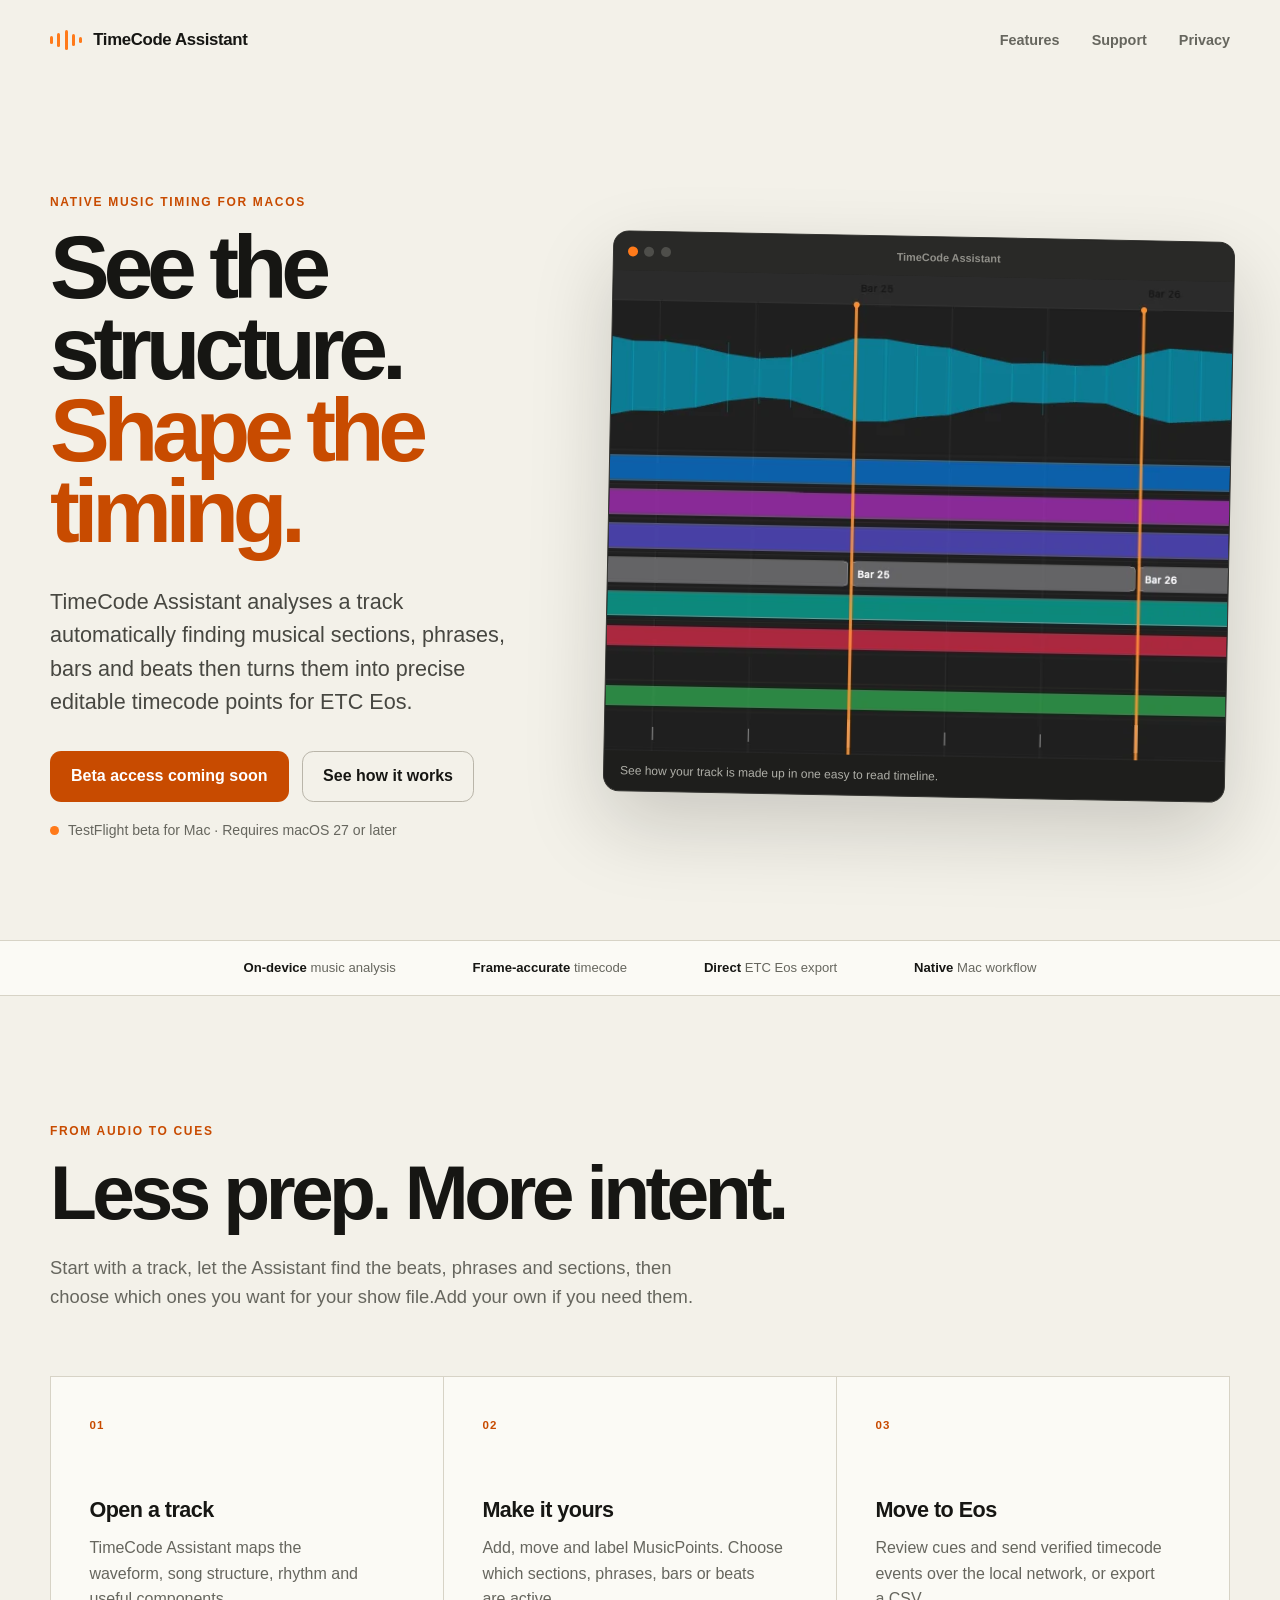
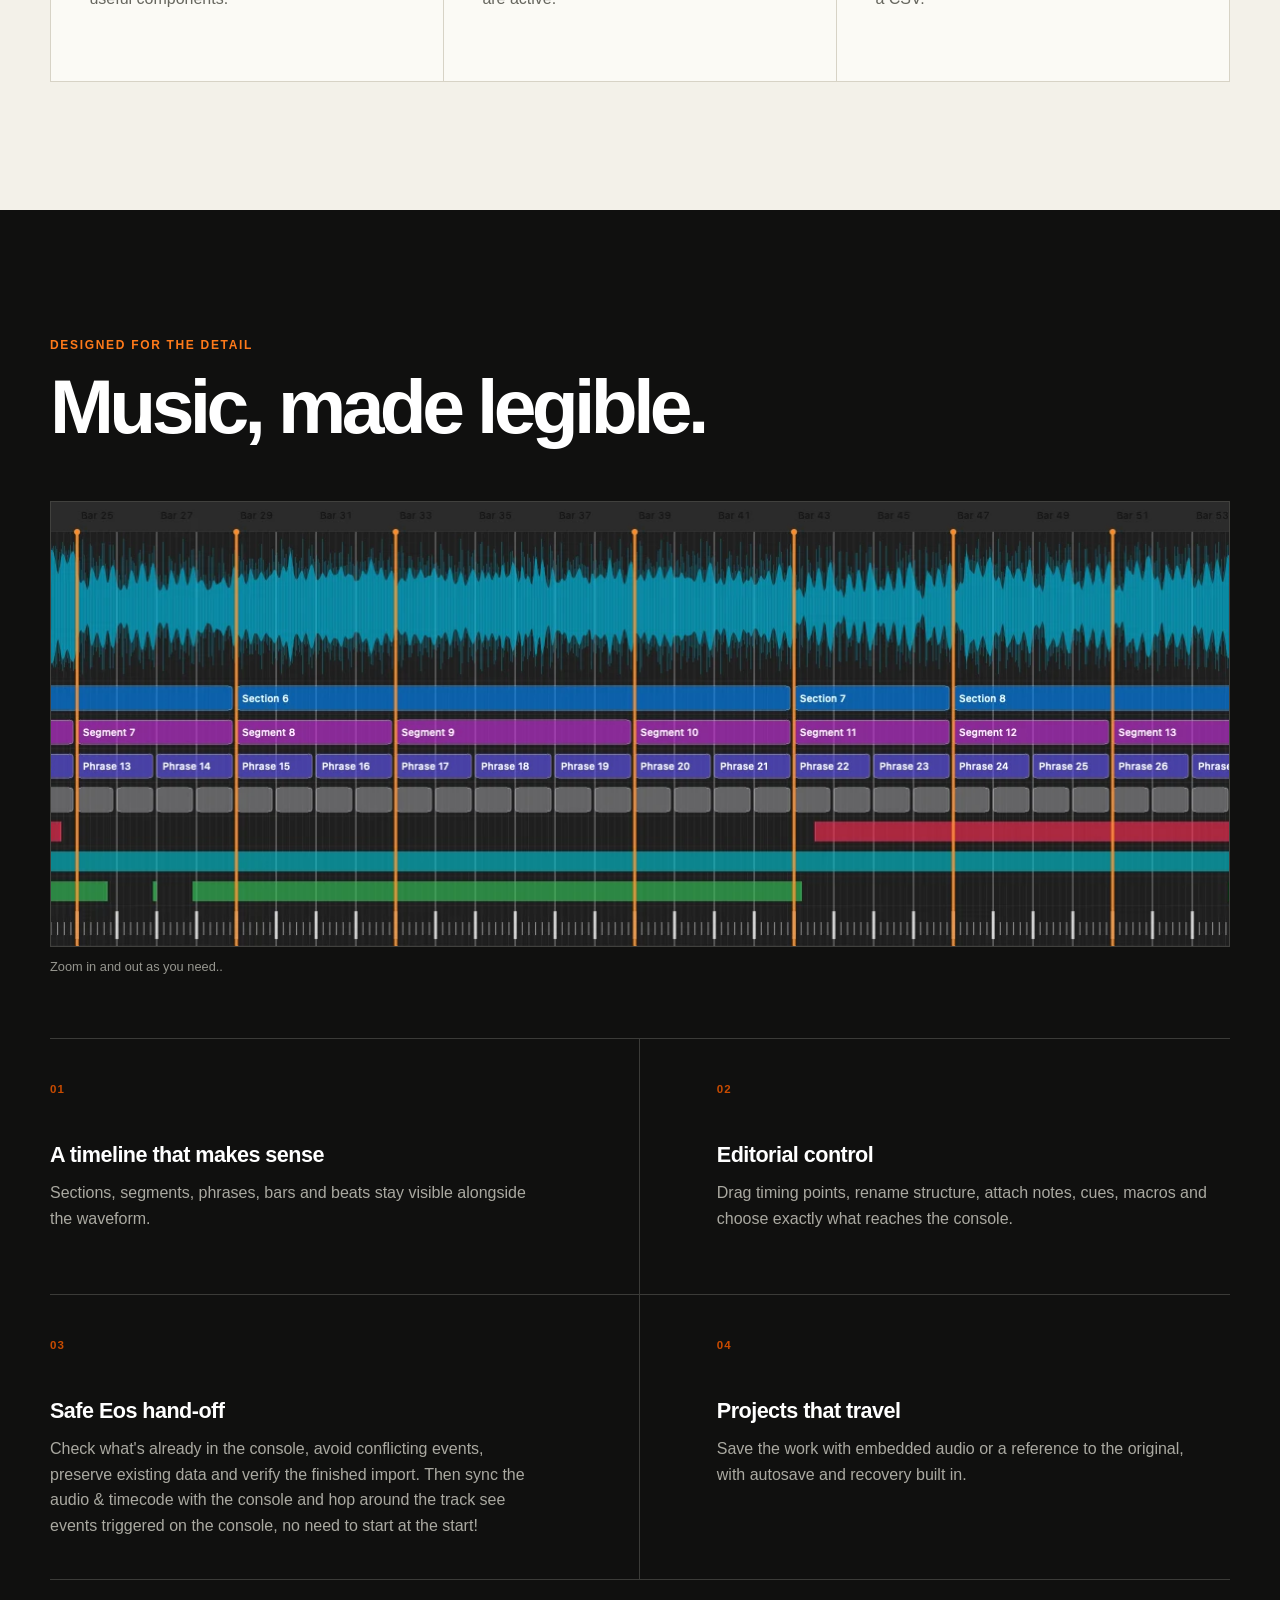
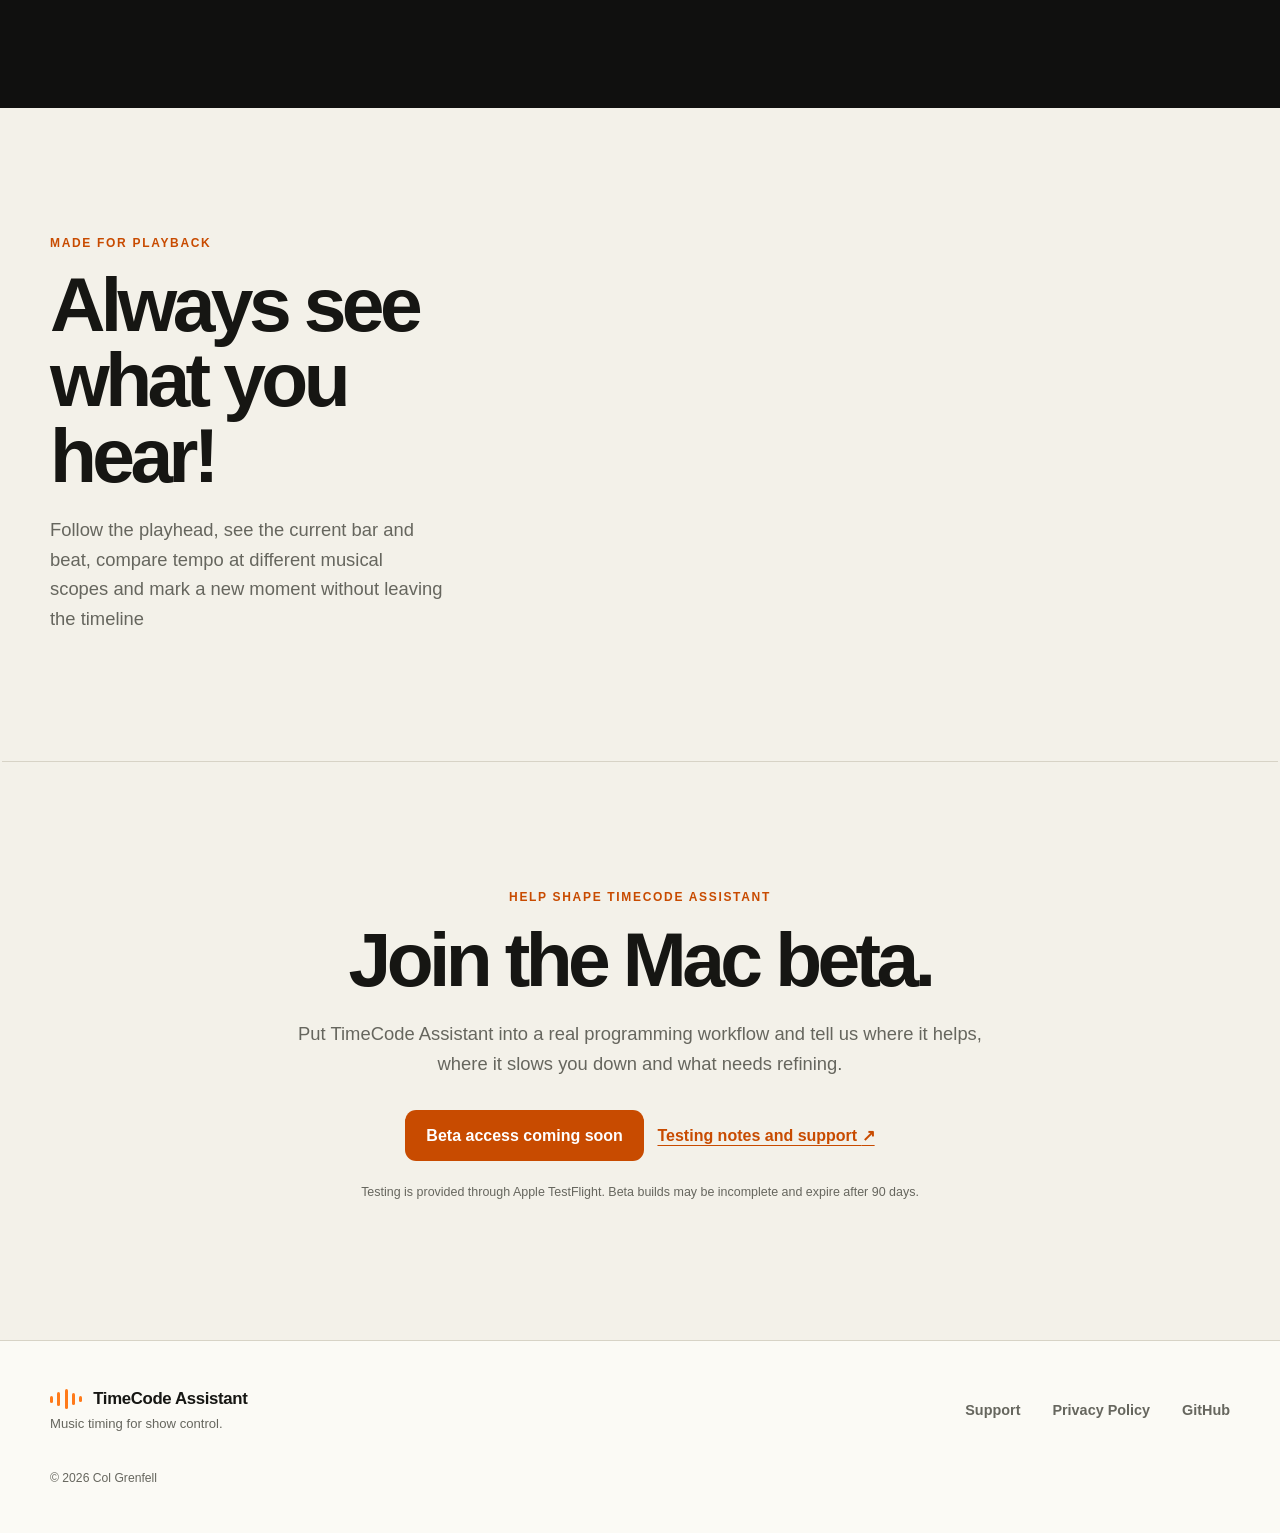
<file: index.html>
<!doctype html>
<html lang="en-GB">
<head>
  <meta charset="utf-8">
  <meta name="viewport" content="width=device-width, initial-scale=1">
  <meta name="theme-color" content="#10100f">
  <meta name="description" content="TimeCode Assistant turns music into precise, editable show-control timings for ETC Eos.">
  <meta property="og:title" content="TimeCode Assistant for Mac">
  <meta property="og:description" content="See the structure. Shape the timing. Send it to Eos.">
  <meta property="og:type" content="website">
  <title>TimeCode Assistant — Music to show control</title>
  <link rel="icon" href="assets/icon.svg" type="image/svg+xml">
  <link rel="stylesheet" href="styles.css">
  <script src="site-config.js" defer></script>
  <script src="site.js" defer></script>
</head>
<body>
  <a class="skip-link" href="#main">Skip to content</a>
  <header class="site-header">
    <a class="brand" href="./" aria-label="TimeCode Assistant home">
      <span class="brand-mark" aria-hidden="true"><i></i><i></i><i></i><i></i><i></i></span>
      <span>TimeCode Assistant</span>
    </a>
    <nav aria-label="Main navigation">
      <a href="#features">Features</a>
      <a href="support.html">Support</a>
      <a href="privacy.html">Privacy</a>
    </nav>
  </header>

  <main id="main">
    <section class="hero section-shell">
      <div class="hero-copy">
        <p class="eyebrow">Native music timing for macOS</p>
        <h1>See the structure.<br><span>Shape the timing.</span></h1>
        <p class="hero-intro">TimeCode Assistant analyses a track automatically finding musical sections, phrases, bars and beats then turns them into precise editable timecode points for ETC Eos.</p>
        <div class="actions">
          <a class="button primary" data-testflight-link href="#beta" aria-describedby="beta-status">Beta access coming soon</a>
          <a class="button secondary" href="#how-it-works">See how it works</a>
        </div>
        <p class="availability" id="beta-status"><span aria-hidden="true"></span> TestFlight beta for Mac · Requires macOS 27 or later</p>
      </div>

      <figure class="hero-product">
        <div class="window-bar" aria-hidden="true"><span></span><span></span><span></span><b>TimeCode Assistant</b></div>
        <img src="assets/timeline-detail.webp" width="2048" height="480" alt="TimeCode Assistant timeline showing a waveform with section, segment, phrase, bar, signature and activity lanes">
        <figcaption>See how your track is made up in one easy to read timeline.</figcaption>
      </figure>
    </section>

    <section class="proof-strip" aria-label="Key capabilities">
      <p><strong>On-device</strong> music analysis</p>
      <p><strong>Frame-accurate</strong> timecode</p>
      <p><strong>Direct</strong> ETC Eos export</p>
      <p><strong>Native</strong> Mac workflow</p>
    </section>

    <section class="section-shell story" id="how-it-works">
      <div class="section-heading">
        <p class="eyebrow">From audio to cues</p>
        <h2>Less prep. More intent.</h2>
        <p>Start with a track, let the Assistant find the beats, phrases and sections, then choose which ones you want for your show file.Add your own if you need them.</p>
      </div>
      <ol class="steps">
        <li>
          <span>01</span>
          <h3>Open a track</h3>
          <p>TimeCode Assistant maps the waveform, song structure, rhythm and useful components.</p>
        </li>
        <li>
          <span>02</span>
          <h3>Make it yours</h3>
          <p>Add, move and label MusicPoints. Choose which sections, phrases, bars or beats are active.</p>
        </li>
        <li>
          <span>03</span>
          <h3>Move to Eos</h3>
          <p>Review cues and send verified timecode events over the local network, or export a CSV.</p>
        </li>
      </ol>
    </section>

    <section class="dark-panel" id="features">
      <div class="section-shell">
        <div class="section-heading light">
          <p class="eyebrow">Designed for the detail</p>
          <h2>Music, made legible.</h2>
        </div>
        <figure class="wide-shot">
          <img src="assets/timeline-overview.webp" width="3063" height="446" alt="Full-song TimeCode Assistant overview with a cyan waveform and colour-coded musical regions; only Section and Segment MusicPoints are active">
          <figcaption>Zoom in and out as you need..</figcaption>
        </figure>
        <div class="feature-grid">
          <article>
            <span class="feature-number">01</span>
            <h3>A timeline that makes sense</h3>
            <p>Sections, segments, phrases, bars and beats stay visible alongside the waveform.</p>
          </article>
          <article>
            <span class="feature-number">02</span>
            <h3>Editorial control</h3>
            <p>Drag timing points, rename structure, attach notes, cues, macros and choose exactly what reaches the console.</p>
          </article>
          <article>
            <span class="feature-number">03</span>
            <h3>Safe Eos hand-off</h3>
            <p>Check what's already in the console, avoid conflicting events, preserve existing data and verify the finished import. Then sync the audio & timecode with the console and hop around the track see events triggered on the console, no need to start at the start!</p>
          </article>
          <article>
            <span class="feature-number">04</span>
            <h3>Projects that travel</h3>
            <p>Save the work with embedded audio or a reference to the original, with autosave and recovery built in.</p>
          </article>
        </div>
      </div>
    </section>

    <section class="section-shell control-detail">
      <div class="control-copy">
        <p class="eyebrow">Made for playback</p>
        <h2>Always see what you hear!</h2>
        <p>Follow the playhead, see the current bar and beat, compare tempo at different musical scopes and mark a new moment without leaving the timeline</p>
      </div>
    </section>

    <section class="beta-callout section-shell" id="beta">
      <p class="eyebrow">Help shape TimeCode Assistant</p>
      <h2>Join the Mac beta.</h2>
      <p>Put TimeCode Assistant into a real programming workflow and tell us where it helps, where it slows you down and what needs refining.</p>
      <div class="actions centred">
        <a class="button primary" data-testflight-link href="https://testflight.apple.com/">Beta access coming soon</a>
        <a class="text-link" href="support.html">Testing notes and support <span aria-hidden="true">↗</span></a>
      </div>
      <p class="fine-print">Testing is provided through Apple TestFlight. Beta builds may be incomplete and expire after 90 days.</p>
    </section>
  </main>

  <footer>
    <div class="footer-inner">
      <div>
        <a class="brand" href="./"><span class="brand-mark" aria-hidden="true"><i></i><i></i><i></i><i></i><i></i></span><span>TimeCode Assistant</span></a>
        <p>Music timing for show control.</p>
      </div>
      <nav aria-label="Footer navigation">
        <a href="support.html">Support</a>
        <a href="privacy.html">Privacy Policy</a>
        <a href="https://github.com/ColGren/timecoder-beta">GitHub</a>
      </nav>
      <p class="copyright">© <span data-current-year>2026</span> Col Grenfell</p>
    </div>
  </footer>
</body>
</html>
</file>
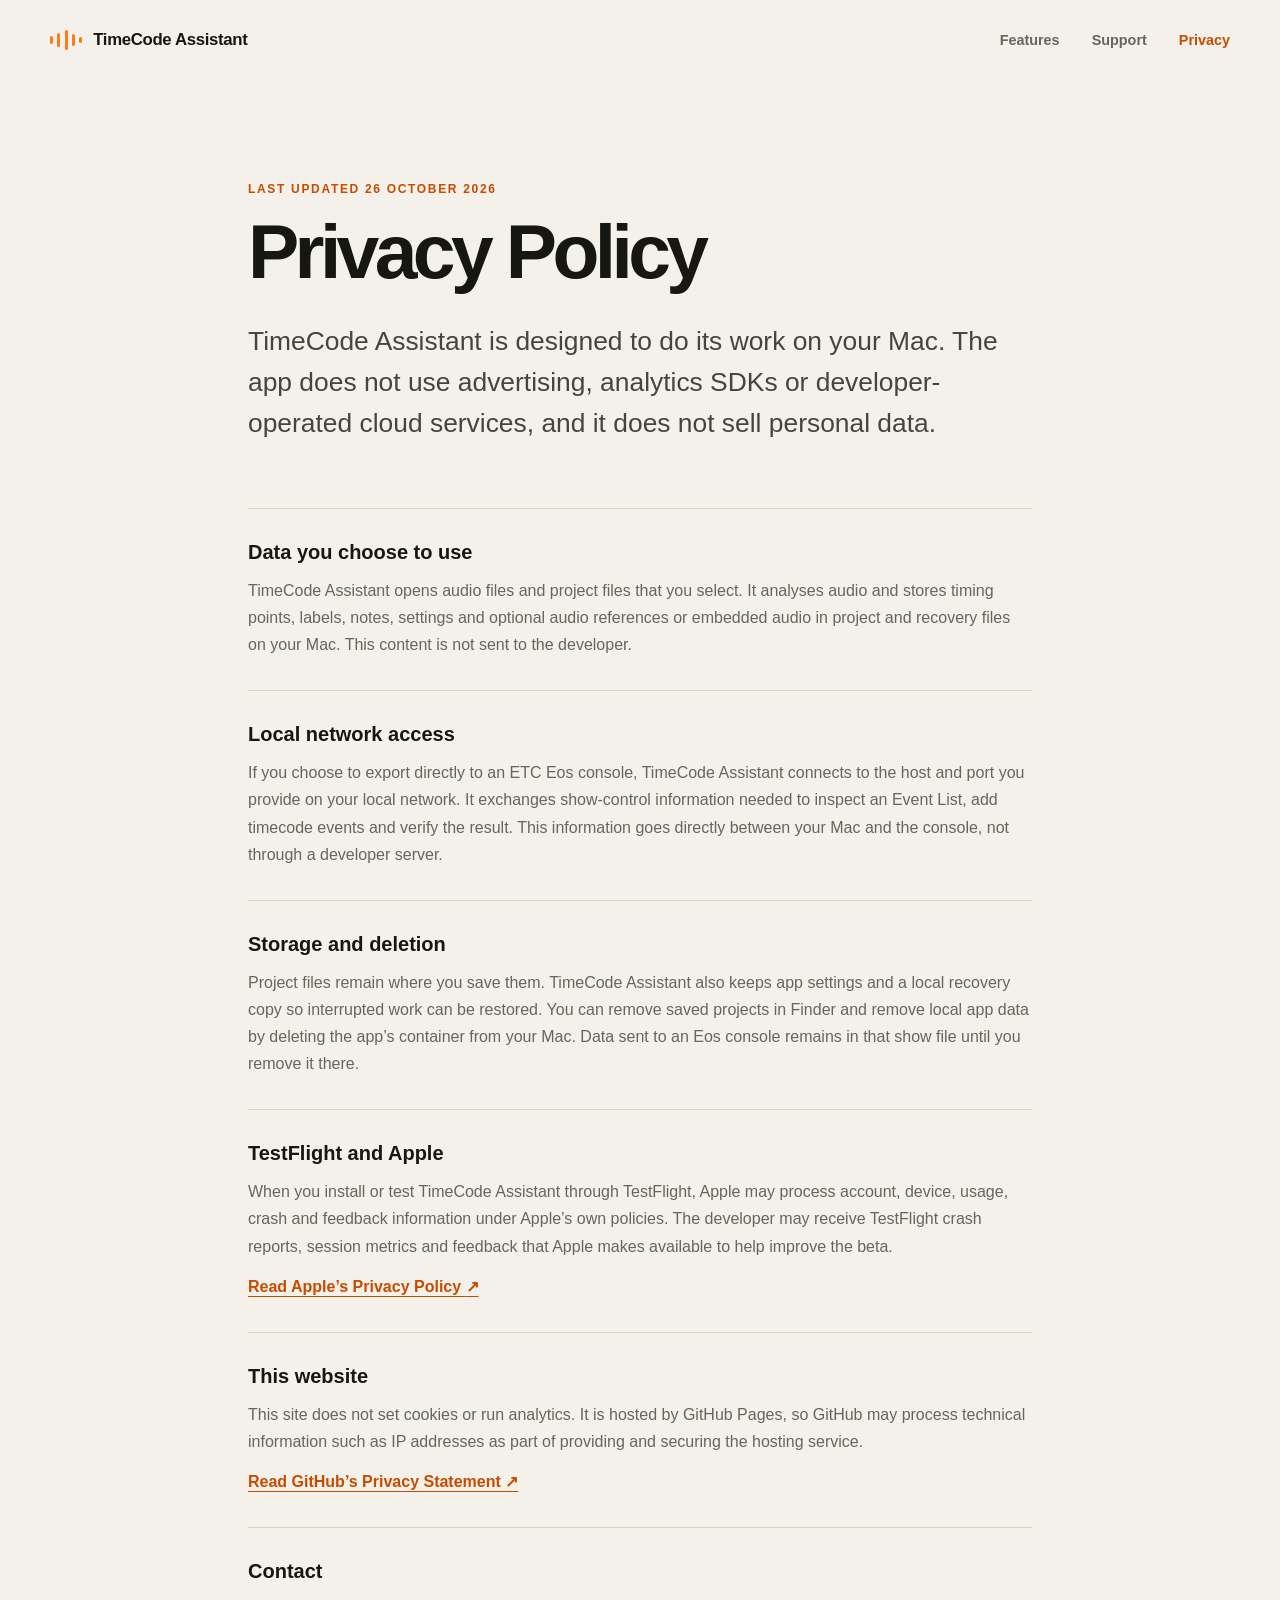
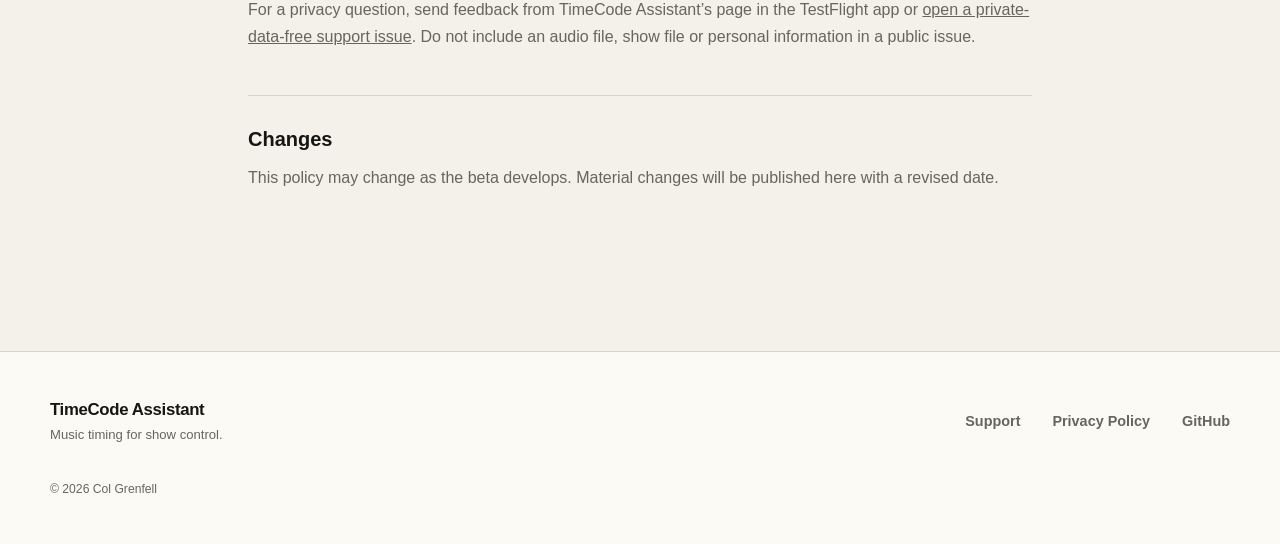
<file: privacy.html>
<!doctype html>
<html lang="en-GB">
<head>
  <meta charset="utf-8">
  <meta name="viewport" content="width=device-width, initial-scale=1">
  <meta name="theme-color" content="#10100f">
  <meta name="description" content="Privacy policy for the TimeCode Assistant macOS app and website.">
  <title>Privacy Policy — TimeCode Assistant</title>
  <link rel="icon" href="assets/icon.svg" type="image/svg+xml">
  <link rel="stylesheet" href="styles.css">
  <script src="site-config.js" defer></script>
  <script src="site.js" defer></script>
</head>
<body>
  <a class="skip-link" href="#main">Skip to content</a>
  <header class="site-header">
    <a class="brand" href="./" aria-label="TimeCode Assistant home"><span class="brand-mark" aria-hidden="true"><i></i><i></i><i></i><i></i><i></i></span><span>TimeCode Assistant</span></a>
    <nav aria-label="Main navigation"><a href="./#features">Features</a><a href="support.html">Support</a><a aria-current="page" href="privacy.html">Privacy</a></nav>
  </header>

  <main id="main" class="legal-page section-shell">
    <p class="eyebrow">Last updated 26 October 2026</p>
    <h1>Privacy Policy</h1>
    <p class="legal-intro">TimeCode Assistant is designed to do its work on your Mac. The app does not use advertising, analytics SDKs or developer-operated cloud services, and it does not sell personal data.</p>

    <section>
      <h2>Data you choose to use</h2>
      <p>TimeCode Assistant opens audio files and project files that you select. It analyses audio and stores timing points, labels, notes, settings and optional audio references or embedded audio in project and recovery files on your Mac. This content is not sent to the developer.</p>
    </section>
    <section>
      <h2>Local network access</h2>
      <p>If you choose to export directly to an ETC Eos console, TimeCode Assistant connects to the host and port you provide on your local network. It exchanges show-control information needed to inspect an Event List, add timecode events and verify the result. This information goes directly between your Mac and the console, not through a developer server.</p>
    </section>
    <section>
      <h2>Storage and deletion</h2>
      <p>Project files remain where you save them. TimeCode Assistant also keeps app settings and a local recovery copy so interrupted work can be restored. You can remove saved projects in Finder and remove local app data by deleting the app’s container from your Mac. Data sent to an Eos console remains in that show file until you remove it there.</p>
    </section>
    <section>
      <h2>TestFlight and Apple</h2>
      <p>When you install or test TimeCode Assistant through TestFlight, Apple may process account, device, usage, crash and feedback information under Apple’s own policies. The developer may receive TestFlight crash reports, session metrics and feedback that Apple makes available to help improve the beta.</p>
      <p><a class="text-link" href="https://www.apple.com/legal/privacy/">Read Apple’s Privacy Policy <span aria-hidden="true">↗</span></a></p>
    </section>
    <section>
      <h2>This website</h2>
      <p>This site does not set cookies or run analytics. It is hosted by GitHub Pages, so GitHub may process technical information such as IP addresses as part of providing and securing the hosting service.</p>
      <p><a class="text-link" href="https://docs.github.com/en/site-policy/privacy-policies/github-general-privacy-statement">Read GitHub’s Privacy Statement <span aria-hidden="true">↗</span></a></p>
    </section>
    <section>
      <h2>Contact</h2>
      <p>For a privacy question, send feedback from TimeCode Assistant’s page in the TestFlight app or <a href="https://github.com/ColGren/timecoder-beta/issues/new">open a private-data-free support issue</a>. Do not include an audio file, show file or personal information in a public issue.</p>
      <p data-email-contact hidden>Email: <a data-email-link></a></p>
    </section>
    <section>
      <h2>Changes</h2>
      <p>This policy may change as the beta develops. Material changes will be published here with a revised date.</p>
    </section>
  </main>

  <footer><div class="footer-inner"><div><a class="brand" href="./">TimeCode Assistant</a><p>Music timing for show control.</p></div><nav aria-label="Footer navigation"><a href="support.html">Support</a><a href="privacy.html">Privacy Policy</a><a href="https://github.com/ColGren/timecoder-beta">GitHub</a></nav><p class="copyright">© <span data-current-year>2026</span> Col Grenfell</p></div></footer>
</body>
</html>
</file>
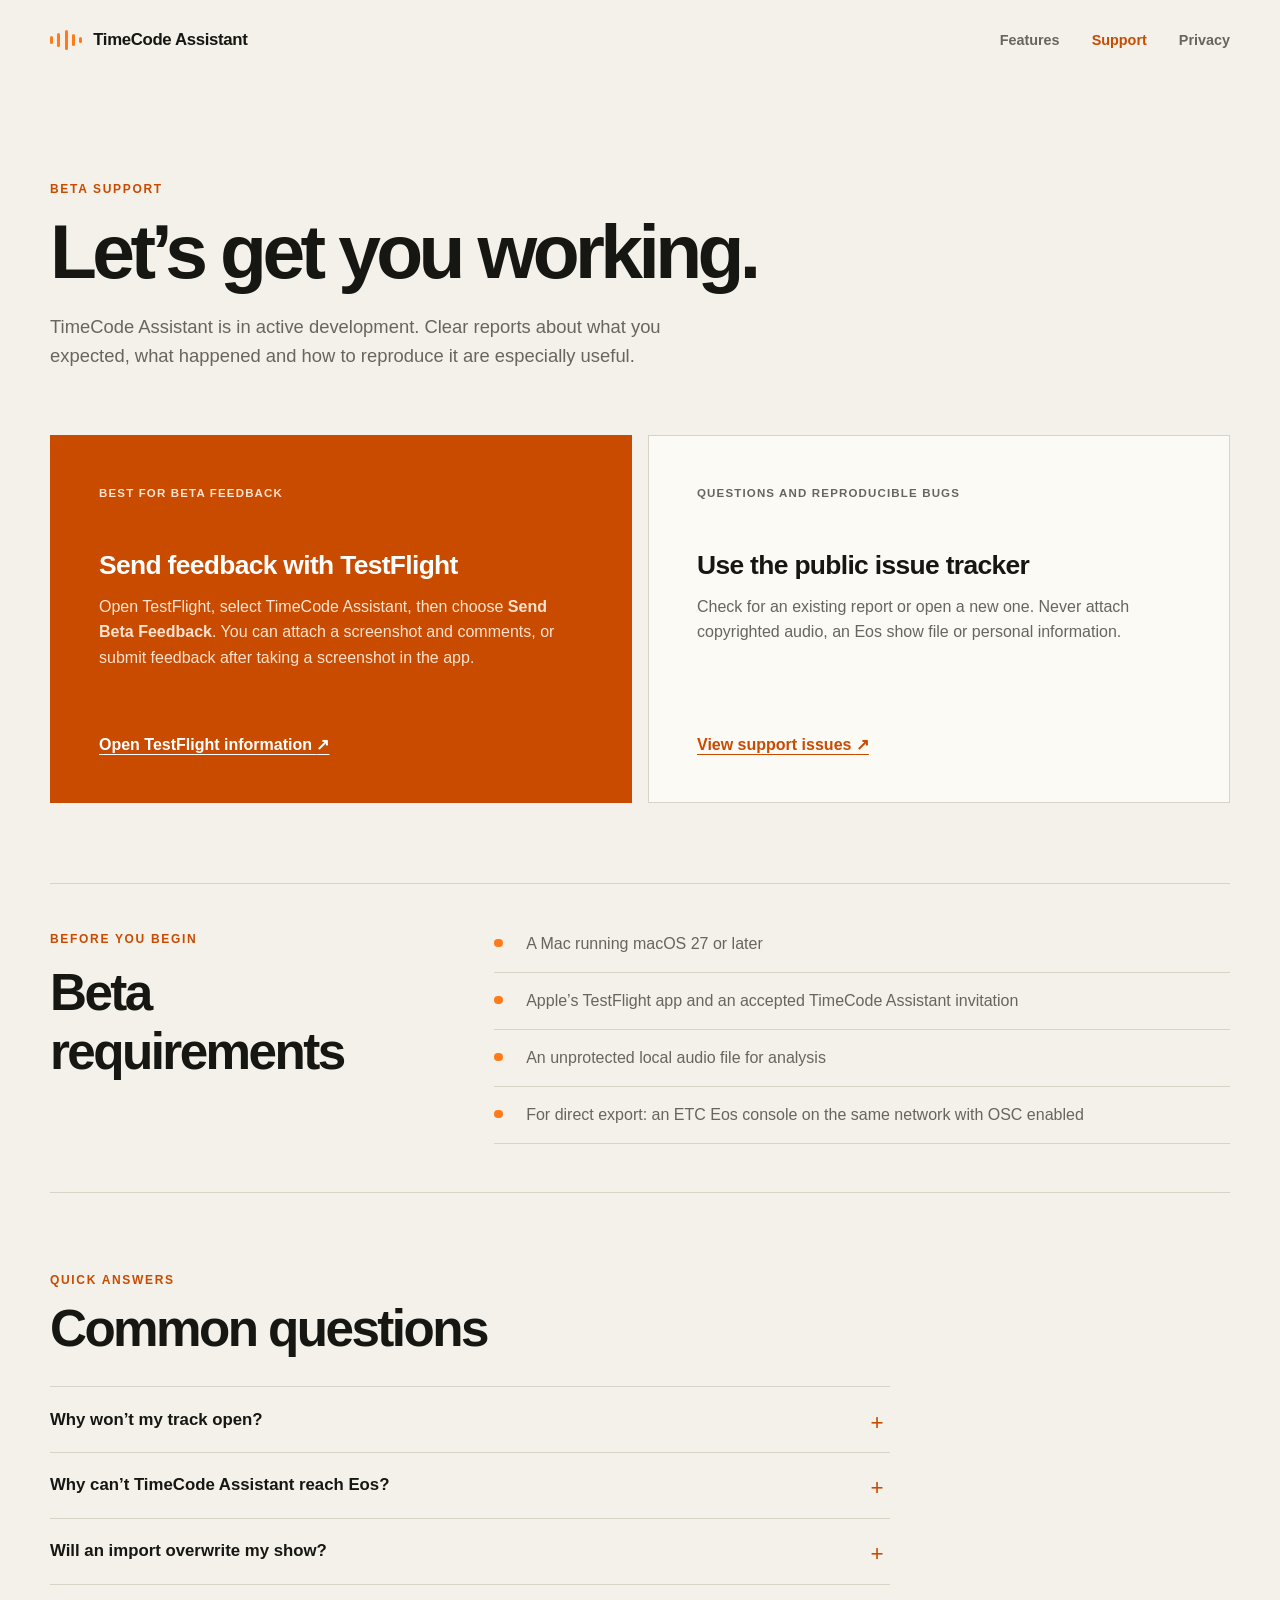
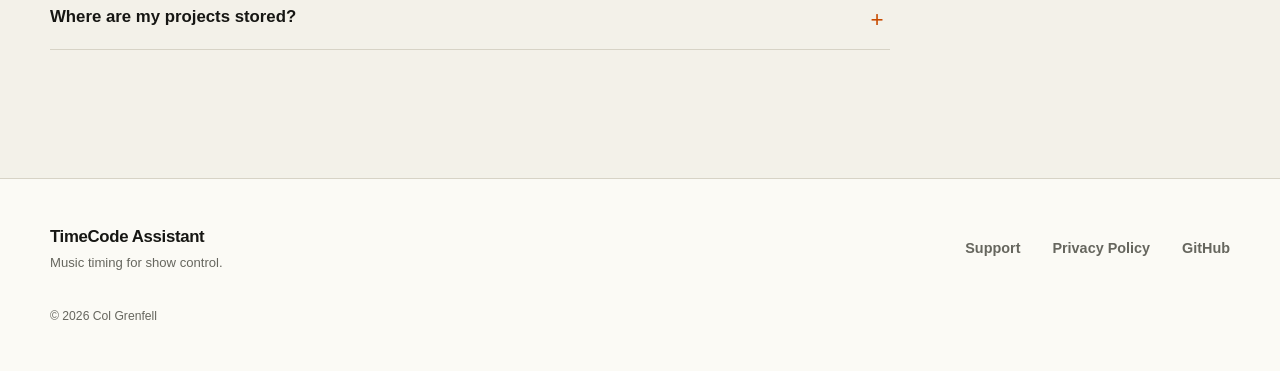
<file: support.html>
<!doctype html>
<html lang="en-GB">
<head>
  <meta charset="utf-8">
  <meta name="viewport" content="width=device-width, initial-scale=1">
  <meta name="theme-color" content="#10100f">
  <meta name="description" content="Help, testing notes and contact information for TimeCode Assistant.">
  <title>Support — TimeCode Assistant</title>
  <link rel="icon" href="assets/icon.svg" type="image/svg+xml">
  <link rel="stylesheet" href="styles.css">
  <script src="site-config.js" defer></script>
  <script src="site.js" defer></script>
</head>
<body>
  <a class="skip-link" href="#main">Skip to content</a>
  <header class="site-header">
    <a class="brand" href="./" aria-label="TimeCode Assistant home"><span class="brand-mark" aria-hidden="true"><i></i><i></i><i></i><i></i><i></i></span><span>TimeCode Assistant</span></a>
    <nav aria-label="Main navigation"><a href="./#features">Features</a><a aria-current="page" href="support.html">Support</a><a href="privacy.html">Privacy</a></nav>
  </header>

  <main id="main" class="support-page section-shell">
    <div class="section-heading">
      <p class="eyebrow">Beta support</p>
      <h1>Let’s get you working.</h1>
      <p>TimeCode Assistant is in active development. Clear reports about what you expected, what happened and how to reproduce it are especially useful.</p>
    </div>

    <section class="support-grid" aria-label="Support options">
      <article class="support-card accent-card">
        <p class="card-label">Best for beta feedback</p>
        <h2>Send feedback with TestFlight</h2>
        <p>Open TestFlight, select TimeCode Assistant, then choose <strong>Send Beta Feedback</strong>. You can attach a screenshot and comments, or submit feedback after taking a screenshot in the app.</p>
        <a class="text-link" href="https://testflight.apple.com/">Open TestFlight information <span aria-hidden="true">↗</span></a>
      </article>
      <article class="support-card">
        <p class="card-label">Questions and reproducible bugs</p>
        <h2>Use the public issue tracker</h2>
        <p>Check for an existing report or open a new one. Never attach copyrighted audio, an Eos show file or personal information.</p>
        <a class="text-link" href="https://github.com/ColGren/timecoder-beta/issues">View support issues <span aria-hidden="true">↗</span></a>
        <p data-email-contact hidden>Email: <a data-email-link></a></p>
      </article>
    </section>

    <section class="requirements">
      <div>
        <p class="eyebrow">Before you begin</p>
        <h2>Beta requirements</h2>
      </div>
      <ul>
        <li>A Mac running macOS 27 or later</li>
        <li>Apple’s TestFlight app and an accepted TimeCode Assistant invitation</li>
        <li>An unprotected local audio file for analysis</li>
        <li>For direct export: an ETC Eos console on the same network with OSC enabled</li>
      </ul>
    </section>

    <section class="faq">
      <div class="section-heading compact"><p class="eyebrow">Quick answers</p><h2>Common questions</h2></div>
      <details>
        <summary>Why won’t my track open?</summary>
        <p>Make sure the file is stored locally and is not protected by digital rights management. If it is in cloud storage, download it before opening it in TimeCode Assistant.</p>
      </details>
      <details>
        <summary>Why can’t TimeCode Assistant reach Eos?</summary>
        <p>Confirm the Mac and console are on the same network, OSC is enabled in Eos, and the host and TCP port in TimeCode Assistant match the console. Also allow Local Network access when macOS asks.</p>
      </details>
      <details>
        <summary>Will an import overwrite my show?</summary>
        <p>TimeCode Assistant inspects the selected Event List, blocks overlapping track ranges, preserves existing events and checks the result after import. Keep a current backup of any show file while testing beta software.</p>
      </details>
      <details>
        <summary>Where are my projects stored?</summary>
        <p>You choose the location when you save a <code>.tmcproj</code> file. TimeCode Assistant also keeps a local recovery copy so an interrupted session can be restored.</p>
      </details>
    </section>
  </main>

  <footer><div class="footer-inner"><div><a class="brand" href="./">TimeCode Assistant</a><p>Music timing for show control.</p></div><nav aria-label="Footer navigation"><a href="support.html">Support</a><a href="privacy.html">Privacy Policy</a><a href="https://github.com/ColGren/timecoder-beta">GitHub</a></nav><p class="copyright">© <span data-current-year>2026</span> Col Grenfell</p></div></footer>
</body>
</html>
</file>
<file: styles.css>
:root {
  color-scheme: light;
  --ink: #161613;
  --muted: #66665e;
  --paper: #f3f1e9;
  --surface: #fbfaf5;
  --line: #d7d3c6;
  --night: #10100f;
  --night-soft: #20201e;
  --orange: #ff7a1a;
  --orange-dark: #c84b00;
  --cyan: #16bad7;
  --max: 1180px;
  --gutter: clamp(1.25rem, 4vw, 3rem);
}

* { box-sizing: border-box; }

html { scroll-behavior: smooth; }

body {
  margin: 0;
  color: var(--ink);
  background: var(--paper);
  font-family: -apple-system, BlinkMacSystemFont, "SF Pro Display", "Helvetica Neue", Arial, sans-serif;
  -webkit-font-smoothing: antialiased;
}

img { display: block; max-width: 100%; }

a { color: inherit; }

.skip-link {
  position: fixed;
  z-index: 100;
  top: .75rem;
  left: .75rem;
  padding: .75rem 1rem;
  color: #fff;
  background: var(--night);
  transform: translateY(-160%);
}

.skip-link:focus { transform: translateY(0); }

.site-header {
  width: min(100%, calc(var(--max) + (var(--gutter) * 2)));
  min-height: 5rem;
  margin: 0 auto;
  padding: 1rem var(--gutter);
  display: flex;
  align-items: center;
  justify-content: space-between;
  gap: 2rem;
}

.brand {
  display: inline-flex;
  align-items: center;
  gap: .7rem;
  color: var(--ink);
  font-size: 1.05rem;
  font-weight: 750;
  letter-spacing: -.02em;
  text-decoration: none;
}

.brand-mark {
  width: 2rem;
  height: 1.25rem;
  display: inline-flex;
  align-items: center;
  justify-content: space-between;
}

.brand-mark i { width: 3px; border-radius: 2px; background: var(--orange); }
.brand-mark i:nth-child(1) { height: 36%; }
.brand-mark i:nth-child(2) { height: 74%; }
.brand-mark i:nth-child(3) { height: 100%; }
.brand-mark i:nth-child(4) { height: 62%; }
.brand-mark i:nth-child(5) { height: 28%; }

.site-header nav,
footer nav { display: flex; align-items: center; gap: clamp(1rem, 3vw, 2rem); }

.site-header nav a,
footer nav a {
  color: var(--muted);
  font-size: .9rem;
  font-weight: 620;
  text-decoration: none;
}

.site-header nav a:hover,
.site-header nav a:focus-visible,
footer nav a:hover,
footer nav a:focus-visible,
.site-header nav a[aria-current="page"] { color: var(--orange-dark); }

.section-shell {
  width: min(100%, calc(var(--max) + (var(--gutter) * 2)));
  margin-inline: auto;
  padding-inline: var(--gutter);
}

.hero {
  min-height: min(780px, calc(100svh - 5rem));
  padding-top: clamp(4rem, 9vw, 8rem);
  padding-bottom: clamp(4rem, 8vw, 7rem);
  display: grid;
  grid-template-columns: minmax(0, .86fr) minmax(420px, 1.14fr);
  align-items: center;
  gap: clamp(3rem, 7vw, 6.5rem);
}

.eyebrow {
  margin: 0 0 1.1rem;
  color: var(--orange-dark);
  font-size: .75rem;
  font-weight: 800;
  letter-spacing: .14em;
  text-transform: uppercase;
}

h1, h2, h3, p { text-wrap: pretty; }

h1 {
  margin: 0;
  font-size: clamp(3.25rem, 7vw, 6.8rem);
  line-height: .91;
  letter-spacing: -.07em;
}

h1 span { color: var(--orange-dark); }

.hero-intro {
  max-width: 40rem;
  margin: 2rem 0 0;
  color: #474741;
  font-size: clamp(1.08rem, 1.8vw, 1.35rem);
  line-height: 1.55;
}

.actions { margin-top: 2rem; display: flex; align-items: center; flex-wrap: wrap; gap: .85rem; }
.actions.centred { justify-content: center; }

.button {
  min-height: 3.2rem;
  padding: .85rem 1.25rem;
  display: inline-flex;
  align-items: center;
  justify-content: center;
  border: 1px solid transparent;
  border-radius: .7rem;
  font-weight: 720;
  text-decoration: none;
  transition: transform 160ms ease, background-color 160ms ease, border-color 160ms ease;
}

.button:hover { transform: translateY(-2px); }
.button:focus-visible, .text-link:focus-visible, summary:focus-visible, a:focus-visible { outline: 3px solid var(--cyan); outline-offset: 3px; }
.button.primary { color: #fff; background: var(--orange-dark); }
.button.primary:hover { background: #a83f00; }
.button.secondary { border-color: #b9b5a9; background: transparent; }
.button.secondary:hover { border-color: var(--ink); }

.availability { margin: 1.25rem 0 0; color: var(--muted); font-size: .88rem; }
.availability span { width: .55rem; height: .55rem; margin-right: .35rem; display: inline-block; border-radius: 50%; background: var(--orange); }

.hero-product {
  margin: 0;
  overflow: hidden;
  border: 1px solid #343431;
  border-radius: 1rem;
  background: #1e1e1c;
  box-shadow: 0 2rem 5rem rgba(21, 21, 18, .18);
  transform: rotate(1.1deg);
}

.window-bar {
  height: 2.45rem;
  padding: 0 .85rem;
  display: flex;
  align-items: center;
  gap: .42rem;
  color: #908f89;
  background: #292927;
  font-size: .68rem;
}

.window-bar span { width: .62rem; height: .62rem; border-radius: 50%; background: #4e4e4a; }
.window-bar span:first-child { background: var(--orange); }
.window-bar b { margin-left: auto; margin-right: auto; font-weight: 600; }
.hero-product img { width: 100%; min-height: 210px; object-fit: cover; object-position: center; }
.hero-product figcaption { padding: .8rem 1rem; color: #afafa8; font-size: .75rem; }

.proof-strip {
  padding: 1.2rem var(--gutter);
  display: flex;
  justify-content: center;
  flex-wrap: wrap;
  gap: .8rem clamp(2rem, 6vw, 5rem);
  border-block: 1px solid var(--line);
  color: var(--muted);
  background: var(--surface);
  font-size: .82rem;
}

.proof-strip p { margin: 0; }
.proof-strip strong { color: var(--ink); }

.story { padding-top: clamp(5rem, 10vw, 9rem); padding-bottom: clamp(5rem, 10vw, 9rem); }
.section-heading { max-width: 49rem; }
.section-heading h1,
.section-heading h2,
.control-copy h2,
.beta-callout h2,
.legal-page h1 {
  margin: 0;
  font-size: clamp(2.7rem, 6vw, 5.5rem);
  line-height: .98;
  letter-spacing: -.06em;
}

.section-heading > p:last-child,
.control-copy > p:last-child {
  max-width: 42rem;
  margin: 1.4rem 0 0;
  color: var(--muted);
  font-size: 1.15rem;
  line-height: 1.6;
}

.steps {
  margin: 4rem 0 0;
  padding: 0;
  display: grid;
  grid-template-columns: repeat(3, 1fr);
  gap: 1px;
  list-style: none;
  background: var(--line);
  border: 1px solid var(--line);
}

.steps li { min-height: 19rem; padding: clamp(1.5rem, 3vw, 2.4rem); background: var(--surface); }
.steps li > span, .feature-number { color: var(--orange-dark); font-size: .72rem; font-weight: 800; letter-spacing: .1em; }
.steps h3, .feature-grid h3, .support-card h2 { margin: 4rem 0 .75rem; font-size: 1.35rem; letter-spacing: -.025em; }
.steps p, .feature-grid p, .support-card p { margin: 0; color: var(--muted); line-height: 1.6; }

.dark-panel { padding: clamp(5rem, 10vw, 9rem) 0; color: #f4f2e9; background: var(--night); }
.section-heading.light .eyebrow { color: var(--orange); }
.section-heading.light h2 { color: #fff; }

.wide-shot { margin: 3.5rem 0 0; }
.wide-shot img { width: 100%; min-height: 230px; object-fit: cover; border: 1px solid #41413e; }
.wide-shot figcaption { margin-top: .8rem; color: #96968f; font-size: .8rem; }

.feature-grid { margin-top: 4rem; display: grid; grid-template-columns: repeat(2, 1fr); border-top: 1px solid #3b3b38; }
.feature-grid article { min-height: 16rem; padding: 2.5rem 0; border-bottom: 1px solid #3b3b38; }
.feature-grid article:nth-child(odd) { padding-right: clamp(2rem, 6vw, 6rem); border-right: 1px solid #3b3b38; }
.feature-grid article:nth-child(even) { padding-left: clamp(2rem, 6vw, 6rem); }
.feature-grid h3 { margin-top: 2.8rem; color: #fff; }
.feature-grid p { max-width: 31rem; color: #aaa9a1; }

.control-detail { padding-top: clamp(5rem, 10vw, 9rem); padding-bottom: clamp(5rem, 10vw, 9rem); display: grid; grid-template-columns: .72fr 1.28fr; align-items: center; gap: clamp(3rem, 7vw, 7rem); }
.transport-shot { margin: 0; overflow: hidden; border: 1px solid var(--line); border-radius: .9rem; background: #fff; box-shadow: 0 1.5rem 4rem rgba(20, 20, 17, .1); }
.transport-shot img { width: 100%; }

.beta-callout { padding-top: clamp(5rem, 10vw, 8rem); padding-bottom: clamp(5rem, 10vw, 8rem); text-align: center; border-top: 1px solid var(--line); }
.beta-callout .eyebrow { text-align: center; }
.beta-callout > p:not(.eyebrow, .fine-print) { max-width: 43rem; margin: 1.4rem auto 0; color: var(--muted); font-size: 1.15rem; line-height: 1.6; }
.text-link { color: var(--orange-dark); font-weight: 720; text-underline-offset: .25em; }
.fine-print { margin-top: 1.5rem; color: var(--muted); font-size: .78rem; }

footer { border-top: 1px solid var(--line); background: var(--surface); }
.footer-inner { width: min(100%, calc(var(--max) + (var(--gutter) * 2))); min-height: 12rem; margin: 0 auto; padding: 2.5rem var(--gutter); display: grid; grid-template-columns: 1fr auto; align-items: center; gap: 1.5rem 3rem; }
.footer-inner > div p { margin: .45rem 0 0; color: var(--muted); font-size: .82rem; }
.copyright { margin: 0; color: var(--muted); font-size: .76rem; grid-column: 1 / -1; }

.legal-page, .support-page { padding-top: clamp(4rem, 8vw, 7rem); padding-bottom: clamp(5rem, 10vw, 9rem); }
.legal-page { max-width: 880px; }
.legal-page h1 { margin-bottom: 2rem; }
.legal-intro { margin: 0 0 4rem; color: #45453f; font-size: clamp(1.25rem, 2.6vw, 1.65rem); line-height: 1.55; }
.legal-page section { padding: 2rem 0; border-top: 1px solid var(--line); }
.legal-page h2 { margin: 0 0 .8rem; font-size: 1.25rem; }
.legal-page section p { margin: 0 0 .8rem; color: var(--muted); line-height: 1.7; }
.legal-page section p:last-child { margin-bottom: 0; }

.support-page > .section-heading { margin-bottom: 4rem; }
.support-grid { display: grid; grid-template-columns: repeat(2, 1fr); gap: 1rem; }
.support-card { min-height: 23rem; padding: clamp(1.75rem, 4vw, 3rem); display: flex; flex-direction: column; align-items: flex-start; border: 1px solid var(--line); background: var(--surface); }
.support-card.accent-card { color: #fff; border-color: var(--orange-dark); background: var(--orange-dark); }
.support-card .card-label { font-size: .72rem; font-weight: 800; letter-spacing: .1em; text-transform: uppercase; }
.support-card h2 { margin: 3rem 0 .8rem; font-size: 1.65rem; }
.support-card .text-link { margin-top: auto; padding-top: 2rem; }
.support-card.accent-card p { color: #ffe3d0; }
.support-card.accent-card .text-link { color: #fff; }

.requirements { margin: 5rem 0; padding: 3rem 0; display: grid; grid-template-columns: .7fr 1.3fr; gap: 3rem; border-block: 1px solid var(--line); }
.requirements h2, .faq h2 { margin: 0; font-size: clamp(2rem, 4vw, 3.5rem); letter-spacing: -.05em; }
.requirements ul { margin: 0; padding: 0; display: grid; gap: 0; list-style: none; }
.requirements li { padding: 1rem 0 1rem 2rem; position: relative; border-bottom: 1px solid var(--line); color: var(--muted); line-height: 1.5; }
.requirements li:first-child { padding-top: 0; }
.requirements li::before { content: ""; width: .55rem; height: .55rem; position: absolute; top: 1.45rem; left: 0; border-radius: 50%; background: var(--orange); }
.requirements li:first-child::before { top: .45rem; }

.faq { max-width: 840px; }
.section-heading.compact { margin-bottom: 2rem; }
.faq details { border-top: 1px solid var(--line); }
.faq details:last-child { border-bottom: 1px solid var(--line); }
.faq summary { padding: 1.4rem 2.5rem 1.4rem 0; position: relative; cursor: pointer; font-size: 1.05rem; font-weight: 720; list-style: none; }
.faq summary::-webkit-details-marker { display: none; }
.faq summary::after { content: "+"; position: absolute; right: .4rem; color: var(--orange-dark); font-size: 1.4rem; font-weight: 400; }
.faq details[open] summary::after { content: "−"; }
.faq details p { margin: -.25rem 0 1.5rem; padding-right: 3rem; color: var(--muted); line-height: 1.7; }

@media (max-width: 900px) {
  .hero { grid-template-columns: 1fr; min-height: auto; }
  .hero-copy { max-width: 720px; }
  .hero-product { transform: none; }
  .steps { grid-template-columns: 1fr; }
  .steps li { min-height: auto; }
  .steps h3 { margin-top: 2.5rem; }
  .control-detail { grid-template-columns: 1fr; }
  .control-copy { max-width: 650px; }
}

@media (max-width: 700px) {
  .site-header { min-height: 4.25rem; }
  .site-header nav a:first-child { display: none; }
  h1 { font-size: clamp(3.1rem, 16vw, 5rem); }
  .proof-strip { justify-content: flex-start; }
  .feature-grid, .support-grid, .requirements { grid-template-columns: 1fr; }
  .feature-grid article:nth-child(odd), .feature-grid article:nth-child(even) { padding-inline: 0; border-right: 0; }
  .requirements { gap: 2rem; }
  .footer-inner { grid-template-columns: 1fr; align-items: start; }
  .footer-inner nav { flex-wrap: wrap; }
  .copyright { grid-column: auto; }
}

@media (max-width: 440px) {
  .site-header nav { gap: .8rem; }
  .site-header nav a { font-size: .78rem; }
  .button { width: 100%; }
  .actions .text-link { width: 100%; padding: .7rem 0; }
  .hero-product img { min-height: 180px; }
}

@media (prefers-reduced-motion: reduce) {
  html { scroll-behavior: auto; }
  *, *::before, *::after { transition-duration: .01ms !important; }
}

@media (prefers-contrast: more) {
  :root { --muted: #3e3e39; --line: #8b897f; }
  .button.secondary { border-color: currentColor; }
}
</file>
